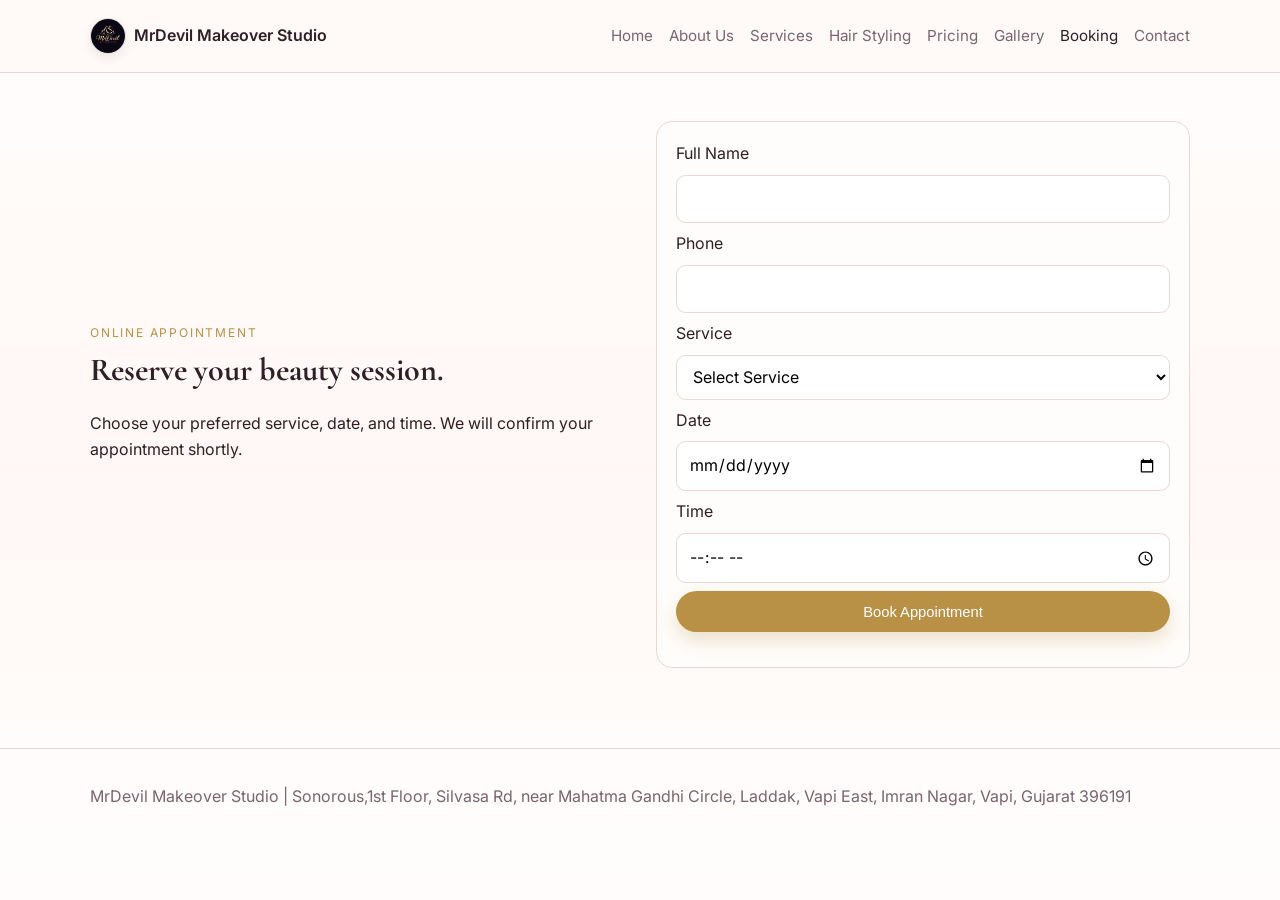
<file: booking.html>
<!doctype html>
<html lang="en">
  <head>
    <meta charset="UTF-8" />
    <meta name="viewport" content="width=device-width, initial-scale=1.0" />
    <title>Booking | MrDevil Makeover Studio</title>
    <meta name="description" content="Book your salon appointment online with MrDevil Makeover Studio." />
    <link rel="preconnect" href="https://fonts.googleapis.com" />
    <link rel="preconnect" href="https://fonts.gstatic.com" crossorigin />
    <link
      href="https://fonts.googleapis.com/css2?family=Cormorant+Garamond:wght@500;600;700&family=Inter:wght@300;400;500;600&display=swap"
      rel="stylesheet"
    />
    <link rel="stylesheet" href="./styles.css" />
  </head>
  <body>
    <header class="site-header">
      <div class="container nav-wrap">
        <a class="brand" href="./index.html"><img class="brand-logo" src="./images/logo.png" alt="MrDevil Makeover Studio logo" /><span>MrDevil Makeover Studio</span></a>
        <button class="menu-btn" id="menuBtn" aria-label="Toggle menu">Menu</button>
        <nav class="site-nav" id="siteNav">
          <a href="./index.html">Home</a>
          <a href="./about.html">About Us</a>
          <a href="./services.html">Services</a>
          <a href="./hair-styling.html">Hair Styling</a>
          <a href="./pricing.html">Pricing</a>
          <a href="./gallery.html">Gallery</a>
          <a class="active" href="./booking.html">Booking</a>
          <a href="./contact.html">Contact</a>
        </nav>
      </div>
    </header>
    <main class="section">
      <div class="container split">
        <div class="reveal">
          <p class="eyebrow">Online Appointment</p>
          <h1>Reserve your beauty session.</h1>
          <p>Choose your preferred service, date, and time. We will confirm your appointment shortly.</p>
        </div>
        <form class="booking-form reveal" id="bookingForm">
          <label for="fullName">Full Name</label>
          <input id="fullName" name="fullName" type="text" required />
          <label for="phone">Phone</label>
          <input id="phone" name="phone" type="tel" required />
          <label for="service">Service</label>
          <select id="service" name="service" required>
            <option value="">Select Service</option>
            <option>Hair Styling</option>
            <option>Bridal Makeup</option>
            <option>Facials</option>
            <option>Nail Art</option>
            <option>Spa Treatments</option>
          </select>
          <label for="date">Date</label>
          <input id="date" name="date" type="date" required />
          <label for="time">Time</label>
          <input id="time" name="time" type="time" required />
          <button class="btn btn-gold" type="submit">Book Appointment</button>
          <p id="bookingMessage" class="form-msg" aria-live="polite"></p>
        </form>
      </div>
    </main>
    <footer class="site-footer"><div class="container footer-grid"><p>MrDevil Makeover Studio | Sonorous,1st Floor, Silvasa Rd, near Mahatma Gandhi Circle, Laddak, Vapi East, Imran Nagar, Vapi, Gujarat 396191</p></div></footer>
    <script src="./app.js"></script>
  </body>
</html>
</file>
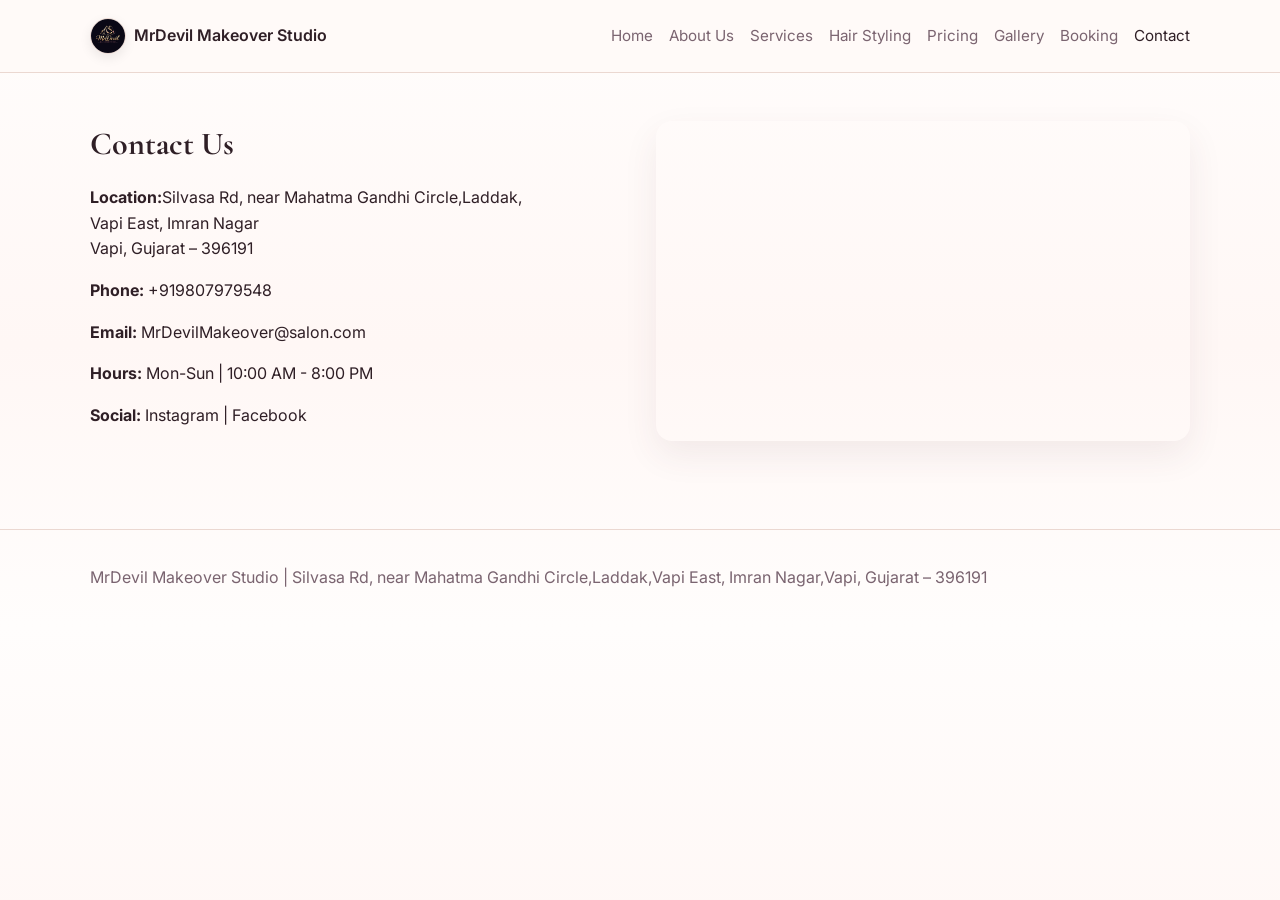
<file: contact.html>
<!doctype html>
<html lang="en">
  <head>
    <meta charset="UTF-8" />
    <meta name="viewport" content="width=device-width, initial-scale=1.0" />
    <title>Contact | MrDevil Makeover Studio</title>
    <meta name="description" content="Get in touch with MrDevil Makeover Studio in Silvasa Rd, near Mahatma Gandhi Circle,Laddak,Vapi East, Imran Nagar,Vapi, Gujarat – 396191 and find us on map." />
    <link rel="preconnect" href="https://fonts.googleapis.com" />
    <link rel="preconnect" href="https://fonts.gstatic.com" crossorigin />
    <link
      href="https://fonts.googleapis.com/css2?family=Cormorant+Garamond:wght@500;600;700&family=Inter:wght@300;400;500;600&display=swap"
      rel="stylesheet"
    />
    <link rel="stylesheet" href="./styles.css" />
  </head>
  <body>
    <header class="site-header">
      <div class="container nav-wrap">
        <a class="brand" href="./index.html"><img class="brand-logo" src="./images/logo.png" alt="MrDevil Makeover Studio logo" /><span>MrDevil Makeover Studio</span></a>
        <button class="menu-btn" id="menuBtn" aria-label="Toggle menu">Menu</button>
        <nav class="site-nav" id="siteNav">
          <a href="./index.html">Home</a>
          <a href="./about.html">About Us</a>
          <a href="./services.html">Services</a>
          <a href="./hair-styling.html">Hair Styling</a>
          <a href="./pricing.html">Pricing</a>
          <a href="./gallery.html">Gallery</a>
          <a href="./booking.html">Booking</a>
          <a class="active" href="./contact.html">Contact</a>
        </nav>
      </div>
    </header>
    <main class="section">
      <div class="container split">
        <div class="reveal">
          <h1>Contact Us</h1>
          <p><strong>Location:</strong>Silvasa Rd, near Mahatma Gandhi Circle,Laddak,</br> Vapi East, Imran Nagar</br>Vapi, Gujarat – 396191</p>
          <p><strong>Phone:</strong> <a href="tel:+10000000000">+919807979548</a></p>
          <p><strong>Email:</strong> <a href="mailto:MrDevilMakeover@salon.com">MrDevilMakeover@salon.com</a></p>
          <p><strong>Hours:</strong> Mon-Sun | 10:00 AM - 8:00 PM</p>
          <p><strong>Social:</strong> <a href="https://instagram.com/" target="_blank" rel="noopener">Instagram</a> | <a href="https://facebook.com/" target="_blank" rel="noopener">Facebook</a></p>
        </div>
        <div class="map-box reveal">
     <iframe
  title="MrDevil Makeover Studio"
  src="https://maps.google.com/maps?q=Sonorous%201st%20Floor%20Silvasa%20Rd%20near%20Mahatma%20Gandhi%20Circle%20Vapi%20Gujarat%20396191&z=17&output=embed"
  width="100%"
  height="300"
  style="border:0;"
  loading="lazy"
></iframe>
        </div>
      </div>
    </main>
    <footer class="site-footer"><div class="container footer-grid"><p>MrDevil Makeover Studio | Silvasa Rd, near Mahatma Gandhi Circle,Laddak,Vapi East, Imran Nagar,Vapi, Gujarat – 396191</p></div></footer>
    <script src="./app.js"></script>
  </body>
</html>
</file>
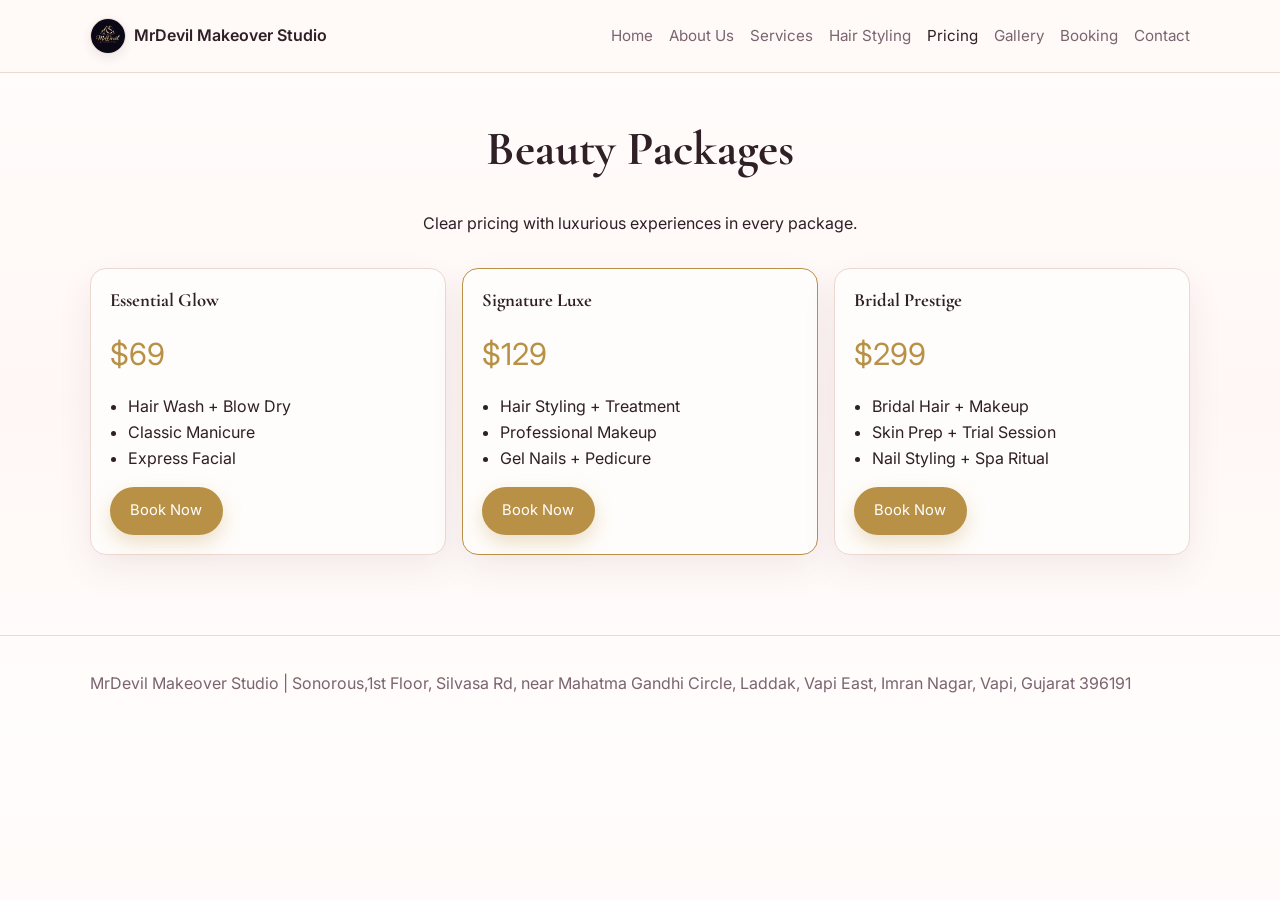
<file: pricing.html>
<!doctype html>
<html lang="en">
  <head>
    <meta charset="UTF-8" />
    <meta name="viewport" content="width=device-width, initial-scale=1.0" />
    <title>Pricing | MrDevil Makeover Studio</title>
    <meta name="description" content="Discover transparent salon pricing packages at MrDevil Makeover Studio." />
    <link rel="preconnect" href="https://fonts.googleapis.com" />
    <link rel="preconnect" href="https://fonts.gstatic.com" crossorigin />
    <link
      href="https://fonts.googleapis.com/css2?family=Cormorant+Garamond:wght@500;600;700&family=Inter:wght@300;400;500;600&display=swap"
      rel="stylesheet"
    />
    <link rel="stylesheet" href="./styles.css" />
  </head>
  <body>
    <header class="site-header">
      <div class="container nav-wrap">
        <a class="brand" href="./index.html"><img class="brand-logo" src="./images/logo.png" alt="MrDevil Makeover Studio logo" /><span>MrDevil Makeover Studio</span></a>
        <button class="menu-btn" id="menuBtn" aria-label="Toggle menu">Menu</button>
        <nav class="site-nav" id="siteNav">
          <a href="./index.html">Home</a>
          <a href="./about.html">About Us</a>
          <a href="./services.html">Services</a>
          <a href="./hair-styling.html">Hair Styling</a>
          <a class="active" href="./pricing.html">Pricing</a>
          <a href="./gallery.html">Gallery</a>
          <a href="./booking.html">Booking</a>
          <a href="./contact.html">Contact</a>
        </nav>
      </div>
    </header>
    <main class="section">
      <div class="container">
        <div class="section-title reveal">
          <h1>Beauty Packages</h1>
          <p>Clear pricing with luxurious experiences in every package.</p>
        </div>
        <div class="pricing-grid">
          <article class="pricing-card reveal">
            <h3>Essential Glow</h3>
            <p class="price">$69</p>
            <ul>
              <li>Hair Wash + Blow Dry</li>
              <li>Classic Manicure</li>
              <li>Express Facial</li>
            </ul>
            <a class="btn btn-gold" href="./booking.html">Book Now</a>
          </article>
          <article class="pricing-card featured reveal">
            <h3>Signature Luxe</h3>
            <p class="price">$129</p>
            <ul>
              <li>Hair Styling + Treatment</li>
              <li>Professional Makeup</li>
              <li>Gel Nails + Pedicure</li>
            </ul>
            <a class="btn btn-gold" href="./booking.html">Book Now</a>
          </article>
          <article class="pricing-card reveal">
            <h3>Bridal Prestige</h3>
            <p class="price">$299</p>
            <ul>
              <li>Bridal Hair + Makeup</li>
              <li>Skin Prep + Trial Session</li>
              <li>Nail Styling + Spa Ritual</li>
            </ul>
            <a class="btn btn-gold" href="./booking.html">Book Now</a>
          </article>
        </div>
      </div>
    </main>
    <footer class="site-footer"><div class="container footer-grid"><p>MrDevil Makeover Studio | Sonorous,1st Floor, Silvasa Rd, near Mahatma Gandhi Circle, Laddak, Vapi East, Imran Nagar, Vapi, Gujarat 396191</p></div></footer>
    <script src="./app.js"></script>
  </body>
</html>
</file>
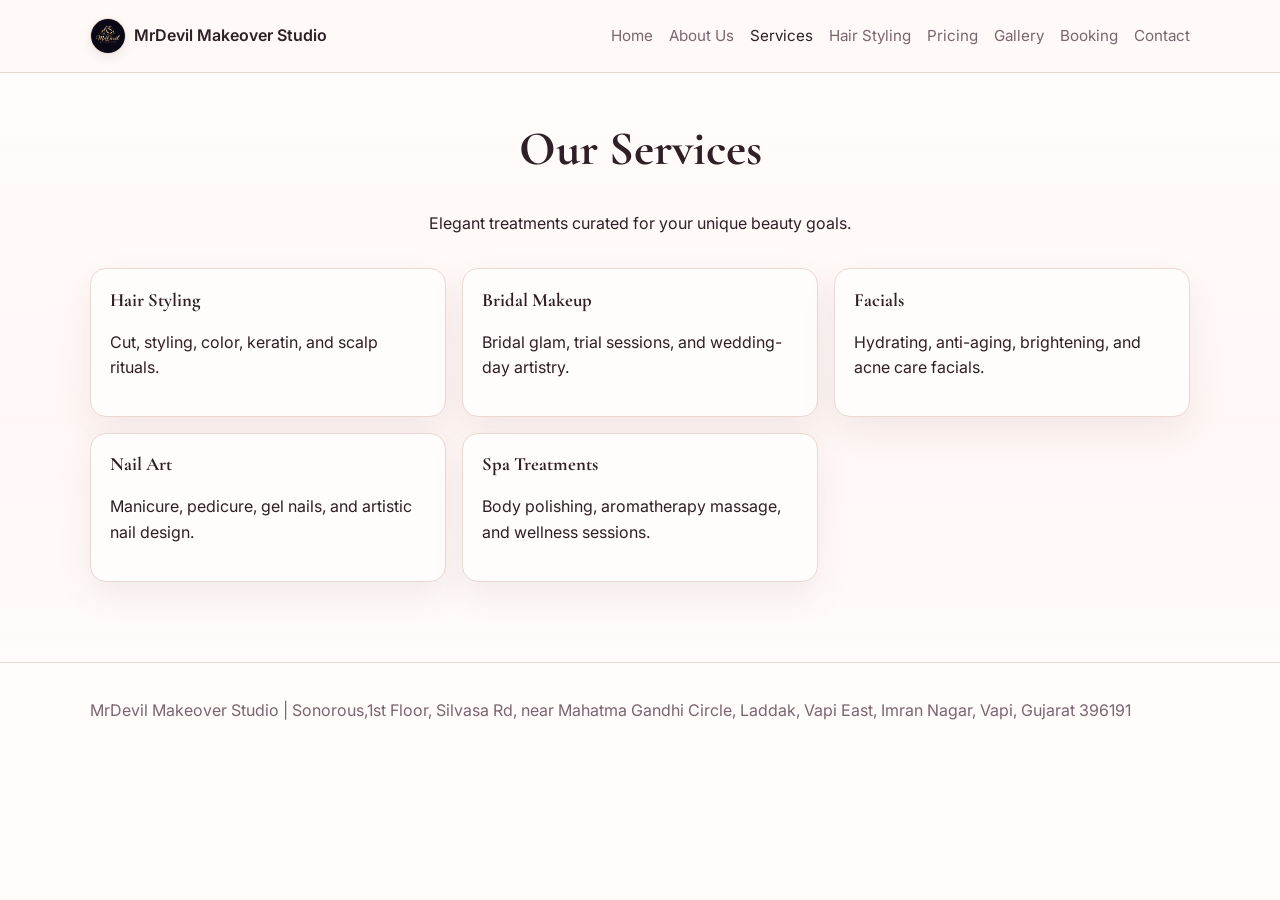
<file: services.html>
<!doctype html>
<html lang="en">
  <head>
    <meta charset="UTF-8" />
    <meta name="viewport" content="width=device-width, initial-scale=1.0" />
    <title>Services | MrDevil Makeover Studio</title>
    <meta name="description" content="Explore hair, makeup, skincare, nail care, and spa services at MrDevil Makeover Studio." />
    <link rel="preconnect" href="https://fonts.googleapis.com" />
    <link rel="preconnect" href="https://fonts.gstatic.com" crossorigin />
    <link
      href="https://fonts.googleapis.com/css2?family=Cormorant+Garamond:wght@500;600;700&family=Inter:wght@300;400;500;600&display=swap"
      rel="stylesheet"
    />
    <link rel="stylesheet" href="./styles.css" />
  </head>
  <body>
    <header class="site-header">
      <div class="container nav-wrap">
        <a class="brand" href="./index.html"><img class="brand-logo" src="./images/logo.png" alt="MrDevil Makeover Studio logo" /><span>MrDevil Makeover Studio</span></a>
        <button class="menu-btn" id="menuBtn" aria-label="Toggle menu">Menu</button>
        <nav class="site-nav" id="siteNav">
          <a href="./index.html">Home</a>
          <a href="./about.html">About Us</a>
          <a class="active" href="./services.html">Services</a>
          <a href="./hair-styling.html">Hair Styling</a>
          <a href="./pricing.html">Pricing</a>
          <a href="./gallery.html">Gallery</a>
          <a href="./booking.html">Booking</a>
          <a href="./contact.html">Contact</a>
        </nav>
      </div>
    </header>
    <main class="section">
      <div class="container">
        <div class="section-title reveal">
          <h1>Our Services</h1>
          <p>Elegant treatments curated for your unique beauty goals.</p>
        </div>
        <div class="card-grid">
          <article class="service-card reveal"><h3>Hair Styling</h3><p>Cut, styling, color, keratin, and scalp rituals.</p></article>
          <article class="service-card reveal"><h3>Bridal Makeup</h3><p>Bridal glam, trial sessions, and wedding-day artistry.</p></article>
          <article class="service-card reveal"><h3>Facials</h3><p>Hydrating, anti-aging, brightening, and acne care facials.</p></article>
          <article class="service-card reveal"><h3>Nail Art</h3><p>Manicure, pedicure, gel nails, and artistic nail design.</p></article>
          <article class="service-card reveal"><h3>Spa Treatments</h3><p>Body polishing, aromatherapy massage, and wellness sessions.</p></article>
        </div>
      </div>
    </main>
    <footer class="site-footer"><div class="container footer-grid"><p>MrDevil Makeover Studio | Sonorous,1st Floor, Silvasa Rd, near Mahatma Gandhi Circle, Laddak, Vapi East, Imran Nagar, Vapi, Gujarat 396191</p></div></footer>
    <script src="./app.js"></script>
  </body>
</html>
</file>
<file: styles.css>
:root {
  --bg: #fffaf8;
  --text: #2f1f26;
  --muted: #7a6470;
  --blush: #f8e7eb;
  --nude: #f1dfd6;
  --gold: #b89146;
  --card: #fffdfb;
  --border: #ebd8d1;
  --shadow: 0 14px 35px rgba(87, 53, 62, 0.08);
}

* {
  box-sizing: border-box;
}

html,
body {
  margin: 0;
  padding: 0;
}

body {
  font-family: "Inter", Arial, sans-serif;
  color: var(--text);
  background: linear-gradient(180deg, #fffdfc, #fff7f5 55%, #fffdfc);
  line-height: 1.6;
}

h1,
h2,
h3 {
  font-family: "Cormorant Garamond", Georgia, serif;
  line-height: 1.2;
  margin-top: 0;
}

a {
  color: inherit;
  text-decoration: none;
}

.container {
  width: min(1100px, calc(100% - 2rem));
  margin: 0 auto;
}

.site-header {
  position: sticky;
  top: 0;
  z-index: 10;
  background: rgba(255, 250, 248, 0.95);
  border-bottom: 1px solid var(--border);
  backdrop-filter: blur(8px);
}

.nav-wrap {
  min-height: 72px;
  display: flex;
  align-items: center;
  justify-content: space-between;
  gap: 1rem;
}

.brand {
  display: inline-flex;
  align-items: center;
  gap: 0.5rem;
  font-weight: 600;
}

.brand-icon {
  color: var(--gold);
}

.brand-logo {
  width: 36px;
  height: 36px;
  border-radius: 50%;
  object-fit: cover;
  border: 1px solid var(--border);
  box-shadow: 0 4px 12px rgba(0, 0, 0, 0.08);
}

.site-nav {
  display: flex;
  gap: 1rem;
  align-items: center;
}

.site-nav a {
  color: var(--muted);
  font-size: 0.95rem;
}

.site-nav a.active,
.site-nav a:hover {
  color: var(--text);
}

.menu-btn {
  display: none;
  border: 1px solid var(--border);
  background: #fff;
  border-radius: 999px;
  padding: 0.45rem 0.9rem;
}

.hero {
  padding: 4rem 0 2rem;
}

.hero-grid,
.split {
  display: grid;
  gap: 2rem;
  grid-template-columns: repeat(2, minmax(0, 1fr));
  align-items: center;
}

.eyebrow {
  text-transform: uppercase;
  letter-spacing: 0.15em;
  font-size: 0.75rem;
  color: var(--gold);
  margin-bottom: 0.6rem;
}

.hero h1 {
  font-size: clamp(2rem, 4vw, 3.6rem);
  margin-bottom: 1rem;
}

.hero-card img,
.gallery-grid img {
  width: 100%;
  display: block;
  border-radius: 1rem;
  box-shadow: var(--shadow);
}

.cta-row {
  display: flex;
  flex-wrap: wrap;
  gap: 0.75rem;
  margin-top: 1.2rem;
}

.btn {
  display: inline-block;
  border-radius: 999px;
  padding: 0.7rem 1.2rem;
  font-size: 0.92rem;
  border: 1px solid transparent;
  transition: transform 0.25s ease, box-shadow 0.25s ease, background 0.25s ease;
}

.btn:hover {
  transform: translateY(-2px);
}

.btn-gold {
  background: var(--gold);
  color: #fff;
  box-shadow: 0 8px 20px rgba(184, 145, 70, 0.28);
}

.btn-soft {
  border-color: var(--border);
  background: #fff;
}

.section {
  padding: 3rem 0;
}

.section-soft {
  background: linear-gradient(180deg, #fff8f7, #fff3ef);
}

.section-title {
  text-align: center;
  margin-bottom: 2rem;
}

.section-title h2,
.section-title h1 {
  font-size: clamp(1.8rem, 4vw, 3rem);
}

.card-grid,
.pricing-grid,
.testimonial-grid {
  display: grid;
  gap: 1rem;
  grid-template-columns: repeat(3, minmax(0, 1fr));
}

.service-card,
.pricing-card,
.testimonial,
.insta-box {
  background: var(--card);
  border: 1px solid var(--border);
  border-radius: 1rem;
  padding: 1.2rem;
  box-shadow: var(--shadow);
}

.pricing-card.featured {
  border-color: var(--gold);
}

.price {
  font-size: 1.9rem;
  color: var(--gold);
  margin: 0.3rem 0;
}

.pricing-card ul {
  padding-left: 1.1rem;
}

.gallery-grid {
  display: grid;
  gap: 1rem;
  grid-template-columns: repeat(3, minmax(0, 1fr));
}

.booking-form {
  background: var(--card);
  border: 1px solid var(--border);
  border-radius: 1rem;
  padding: 1.2rem;
  display: grid;
  gap: 0.5rem;
}

input,
select {
  border: 1px solid var(--border);
  border-radius: 0.6rem;
  padding: 0.65rem 0.75rem;
  font: inherit;
  background: #fff;
}

.form-msg {
  margin: 0.5rem 0 0;
  color: #2b7a3e;
  font-size: 0.92rem;
}

.map-box iframe {
  width: 100%;
  min-height: 320px;
  border: 0;
  border-radius: 1rem;
  box-shadow: var(--shadow);
}

.floating-btn {
  position: fixed;
  right: 1rem;
  bottom: 1rem;
  background: #25d366;
  color: #fff;
  padding: 0.8rem 1rem;
  border-radius: 999px;
  box-shadow: 0 10px 22px rgba(37, 211, 102, 0.28);
  z-index: 5;
}

.site-footer {
  border-top: 1px solid var(--border);
  padding: 1.2rem 0;
  margin-top: 2rem;
  color: var(--muted);
}

.footer-grid {
  display: flex;
  flex-wrap: wrap;
  justify-content: space-between;
  gap: 1rem;
}

.reveal {
  opacity: 0;
  transform: translateY(20px);
  transition: opacity 0.6s ease, transform 0.6s ease;
}

.reveal.visible {
  opacity: 1;
  transform: translateY(0);
}

@media (max-width: 920px) {
  .hero-grid,
  .split,
  .pricing-grid,
  .card-grid,
  .testimonial-grid,
  .gallery-grid {
    grid-template-columns: 1fr 1fr;
  }
}

@media (max-width: 700px) {
  .menu-btn {
    display: inline-block;
  }

  .site-nav {
    position: absolute;
    left: 0;
    right: 0;
    top: 72px;
    padding: 0.75rem 1rem 1rem;
    display: none;
    flex-direction: column;
    align-items: flex-start;
    border-bottom: 1px solid var(--border);
    background: #fffaf8;
  }

  .site-nav.open {
    display: flex;
  }

  .hero-grid,
  .split,
  .pricing-grid,
  .card-grid,
  .testimonial-grid,
  .gallery-grid {
    grid-template-columns: 1fr;
  }
}

.filter-row {
  display: flex;
  flex-wrap: wrap;
  gap: 0.6rem;
  margin-bottom: 1.2rem;
}

.filter-btn {
  border: 1px solid var(--border);
  background: #fff;
  color: var(--muted);
  padding: 0.45rem 0.9rem;
  border-radius: 999px;
  font: inherit;
  cursor: pointer;
  transition: all 0.2s ease;
}

.filter-btn.active,
.filter-btn:hover {
  background: var(--blush);
  color: var(--text);
}

.hair-grid,
.recommended-grid {
  display: grid;
  gap: 1rem;
  grid-template-columns: repeat(4, minmax(0, 1fr));
}

.hair-card {
  background: var(--card);
  border: 1px solid var(--border);
  border-radius: 1rem;
  overflow: hidden;
  box-shadow: var(--shadow);
  transition: transform 0.25s ease, box-shadow 0.25s ease;
}

.hair-card:hover {
  transform: translateY(-4px);
  box-shadow: 0 20px 35px rgba(87, 53, 62, 0.14);
}

.hair-card img {
  width: 100%;
  height: 170px;
  object-fit: cover;
  display: block;
}

.hair-card-body {
  padding: 0.9rem;
}

.price-line {
  font-weight: 600;
  color: var(--gold);
  margin: 0.35rem 0 0.75rem;
}

.hair-card-actions {
  display: flex;
  gap: 0.5rem;
  flex-wrap: wrap;
}

.recommended-section {
  margin-top: 2rem;
}

.detail-modal {
  position: fixed;
  inset: 0;
  background: rgba(30, 17, 22, 0.55);
  display: none;
  align-items: center;
  justify-content: center;
  padding: 1rem;
  z-index: 30;
}

.detail-modal.open {
  display: flex;
}

.detail-modal-card {
  background: #fff;
  border-radius: 1rem;
  padding: 1.1rem;
  max-width: 460px;
  width: 100%;
  position: relative;
}

.modal-close {
  position: absolute;
  top: 0.35rem;
  right: 0.5rem;
  border: 0;
  background: transparent;
  font-size: 1.8rem;
  cursor: pointer;
  line-height: 1;
  color: var(--muted);
}

@media (max-width: 1050px) {
  .hair-grid,
  .recommended-grid {
    grid-template-columns: repeat(3, minmax(0, 1fr));
  }
}

@media (max-width: 900px) {
  .hair-grid,
  .recommended-grid {
    grid-template-columns: repeat(2, minmax(0, 1fr));
  }
}

@media (max-width: 700px) {
  .hair-grid,
  .recommended-grid {
    grid-template-columns: 1fr;
  }
}
</file>
